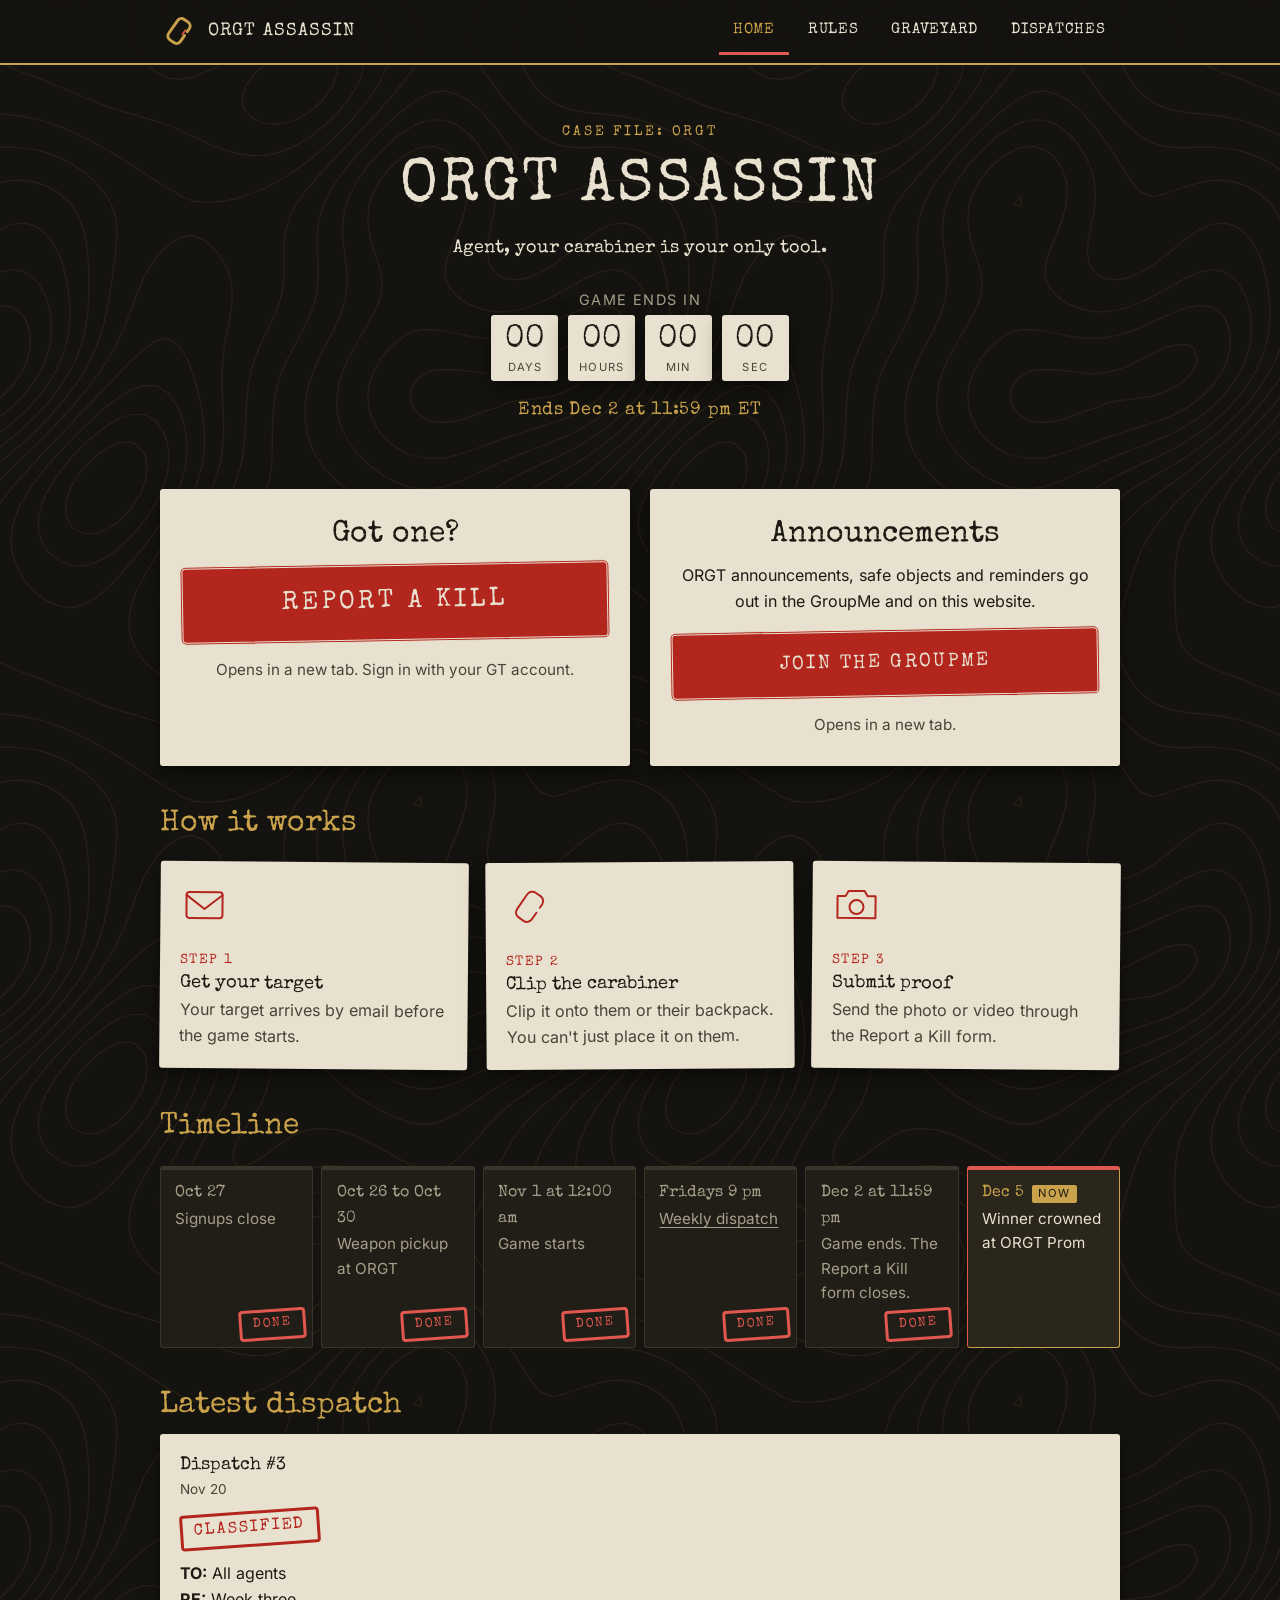
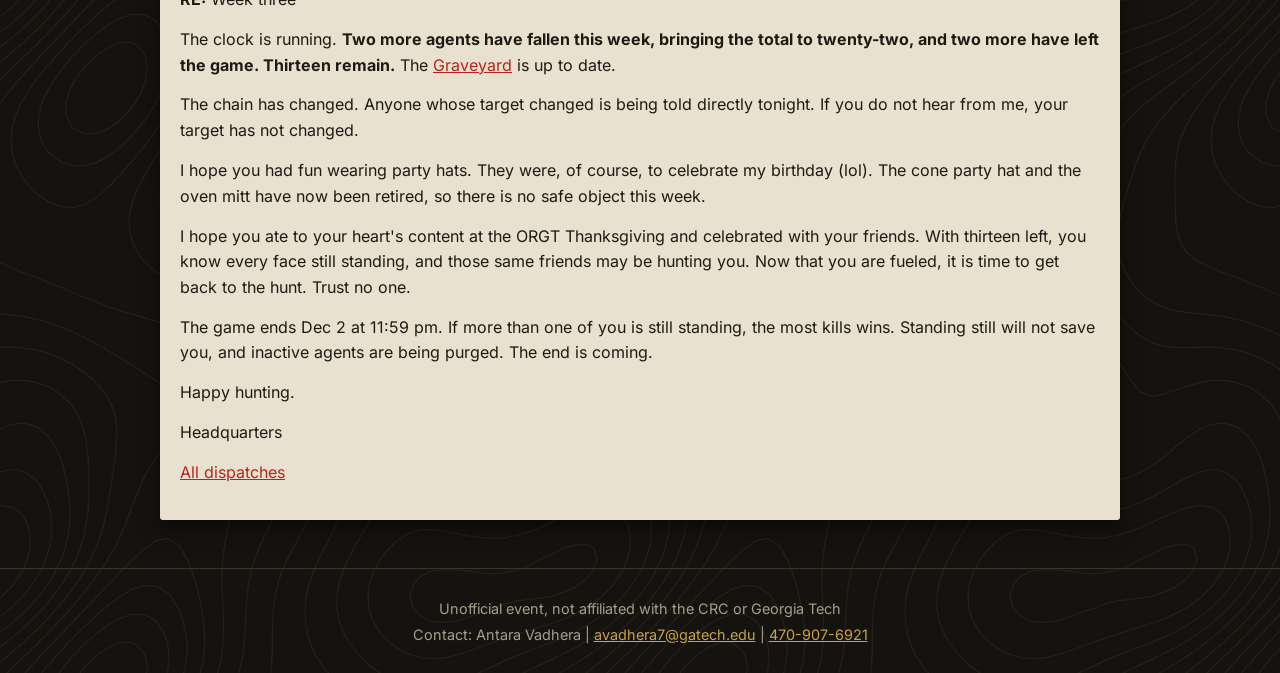
<file: index.html>
<!doctype html>
<html lang="en">
<head>
  <meta charset="utf-8">
  <meta name="viewport" content="width=device-width, initial-scale=1">
  <meta name="robots" content="noindex, nofollow">
  <meta name="description" content="ORGT Assassin: a month-long campus game for ORGTeers.">
  <meta name="theme-color" content="#15130f">
  <title>ORGT Assassin</title>
  <link rel="icon" type="image/svg+xml" href="assets/logo.svg">
  <link rel="preload" href="assets/fonts/special-elite-latin.woff2" as="font" type="font/woff2" crossorigin>
  <link rel="stylesheet" href="css/theme.css">
  <link rel="stylesheet" href="css/style.css">
</head>
<body>
<main id="main">
  <section class="hero">
    <p class="eyebrow">Case file: ORGT</p>
    <h1>ORGT Assassin</h1>
    <p class="tagline">Agent, your carabiner is your only tool.</p>
    <div id="countdown" class="countdown" role="timer"></div>
  </section>

  <section class="block action-row" aria-label="Sign up and announcements">
    <div id="action" class="card card--flat action"></div>
    <div id="groupme" class="card card--flat action"></div>
  </section>

  <section class="block" aria-labelledby="how-h">
    <h2 id="how-h">How it works</h2>
    <ol class="steps">
      <li class="card">
        <svg viewBox="0 0 48 48" aria-hidden="true"><rect x="6" y="11" width="36" height="26" rx="3"/><path d="M6 14l18 14 18-14"/></svg>
        <div><span class="step-num">Step 1</span><h3>Get your target</h3><p>Your target arrives by email before the game starts.</p></div>
      </li>
      <li class="card">
        <svg viewBox="0 0 48 48" aria-hidden="true"><g transform="rotate(35 24 24)"><path d="M33 19v-4a6 6 0 0 0-6-6h-6a6 6 0 0 0-6 6v18a6 6 0 0 0 6 6h6a6 6 0 0 0 6-6v-8"/></g></svg>
        <div><span class="step-num">Step 2</span><h3>Clip the carabiner</h3><p>Clip it onto them or their backpack. You can't just place it on them.</p></div>
      </li>
      <li class="card">
        <svg viewBox="0 0 48 48" aria-hidden="true"><path d="M5 15h8l3-5h16l3 5h8v22H5z"/><circle cx="24" cy="26" r="7"/></svg>
        <div><span class="step-num">Step 3</span><h3>Submit proof</h3><p>Send the photo or video through the Report a Kill form.</p></div>
      </li>
    </ol>
  </section>

  <section class="block" aria-labelledby="time-h">
    <h2 id="time-h">Timeline</h2>
    <ol id="timeline" class="timeline"></ol>
  </section>

  <section class="block" aria-labelledby="latest-h">
    <h2 id="latest-h">Latest dispatch</h2>
    <div id="teaser" class="card card--flat teaser"></div>
  </section>
  <noscript><div class="card card--flat"><p>This page needs JavaScript to load its content.</p></div></noscript>
</main>

<script src="config.js"></script>
<script src="js/common.js"></script>
<script src="js/home.js"></script>
</body>
</html>
</file>
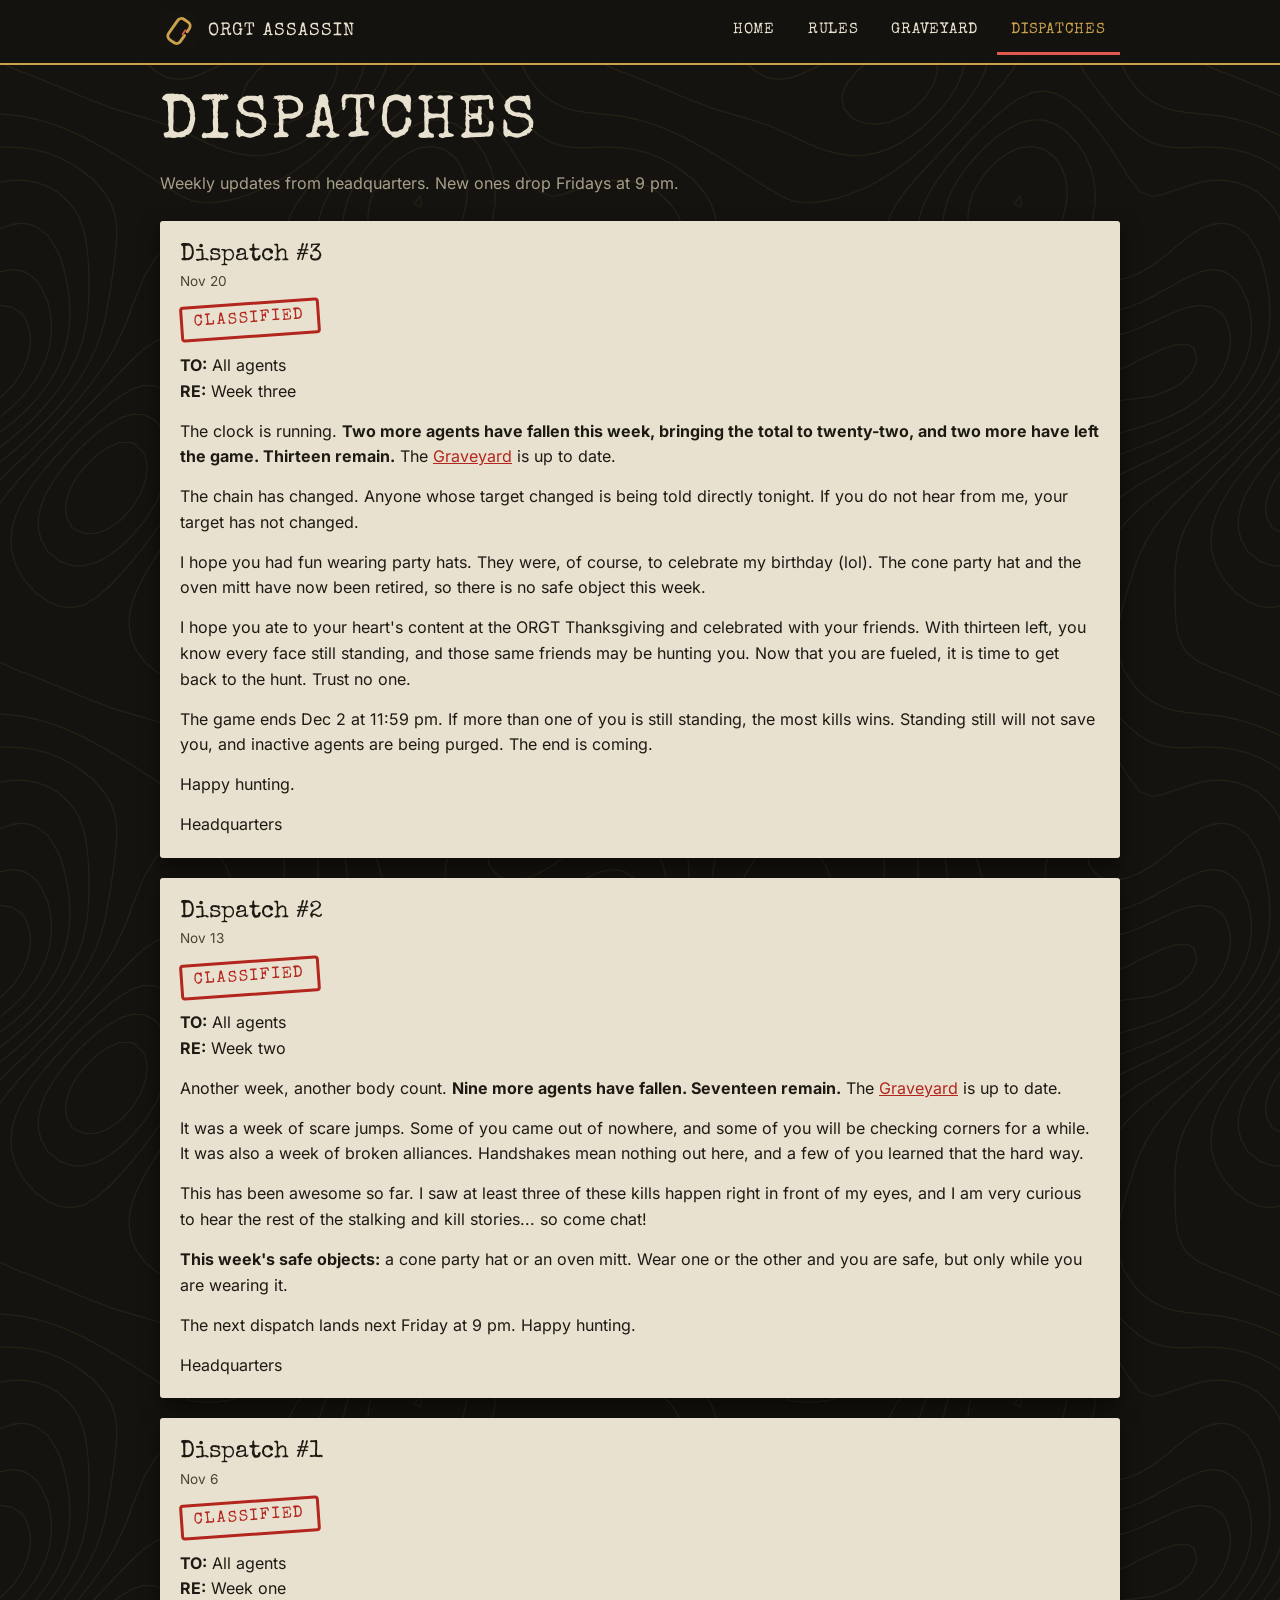
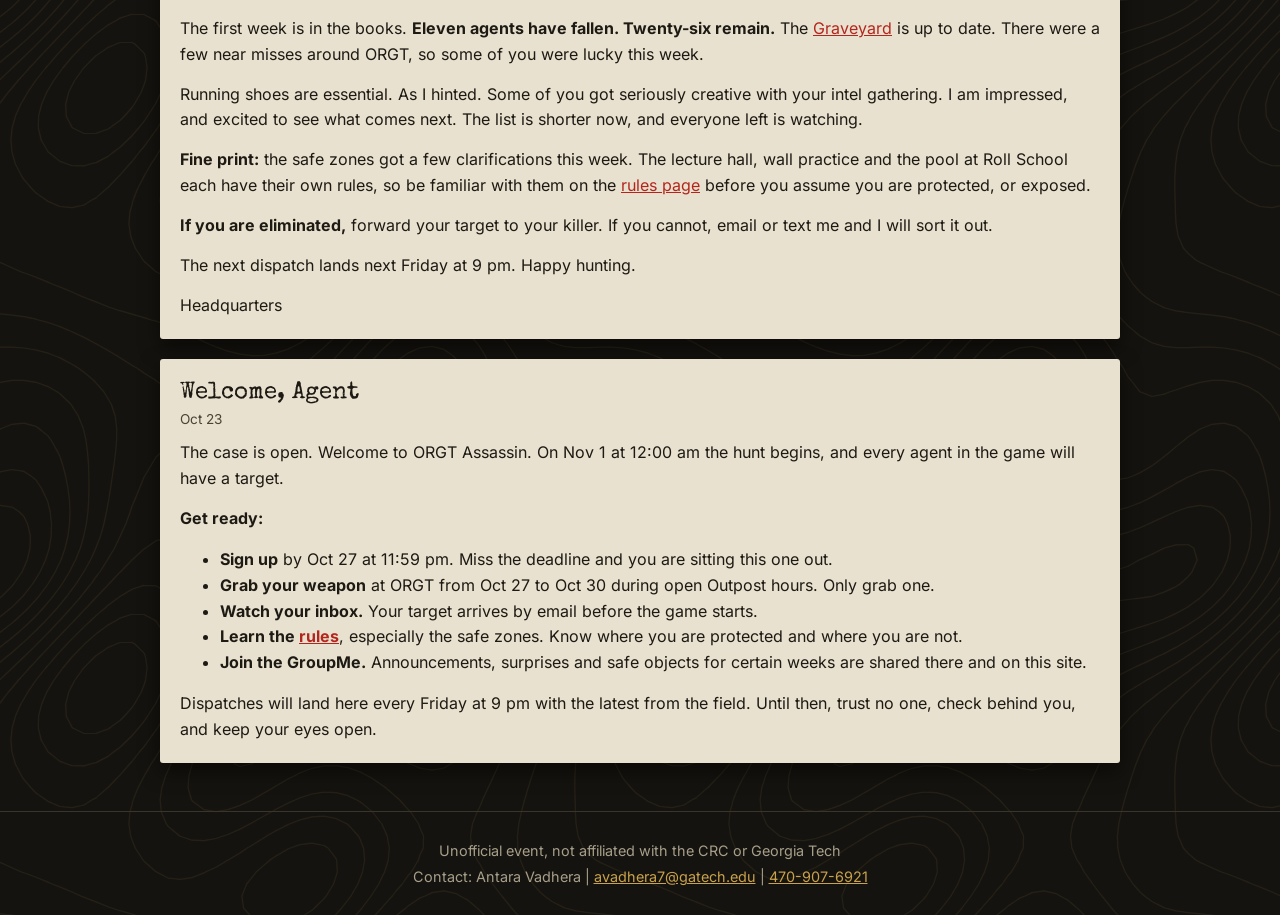
<file: dispatches.html>
<!doctype html>
<html lang="en">
<head>
  <meta charset="utf-8">
  <meta name="viewport" content="width=device-width, initial-scale=1">
  <meta name="robots" content="noindex, nofollow">
  <meta name="description" content="ORGT Assassin: a month-long campus game for ORGTeers.">
  <meta name="theme-color" content="#15130f">
  <title>Dispatches - ORGT Assassin</title>
  <link rel="icon" type="image/svg+xml" href="assets/logo.svg">
  <link rel="preload" href="assets/fonts/special-elite-latin.woff2" as="font" type="font/woff2" crossorigin>
  <link rel="stylesheet" href="css/theme.css">
  <link rel="stylesheet" href="css/style.css">
</head>
<body>
<main id="main">
  <div class="page-title">
    <h1>Dispatches</h1>
    <p>Weekly updates from headquarters. New ones drop Fridays at 9 pm.</p>
  </div>
  <div id="dispatches" class="dispatch-list"></div>
  <noscript><div class="card card--flat"><p>This page needs JavaScript to load its content.</p></div></noscript>
</main>

<script src="config.js"></script>
<script src="js/common.js"></script>
<script src="js/dispatches.js"></script>
</body>
</html>
</file>
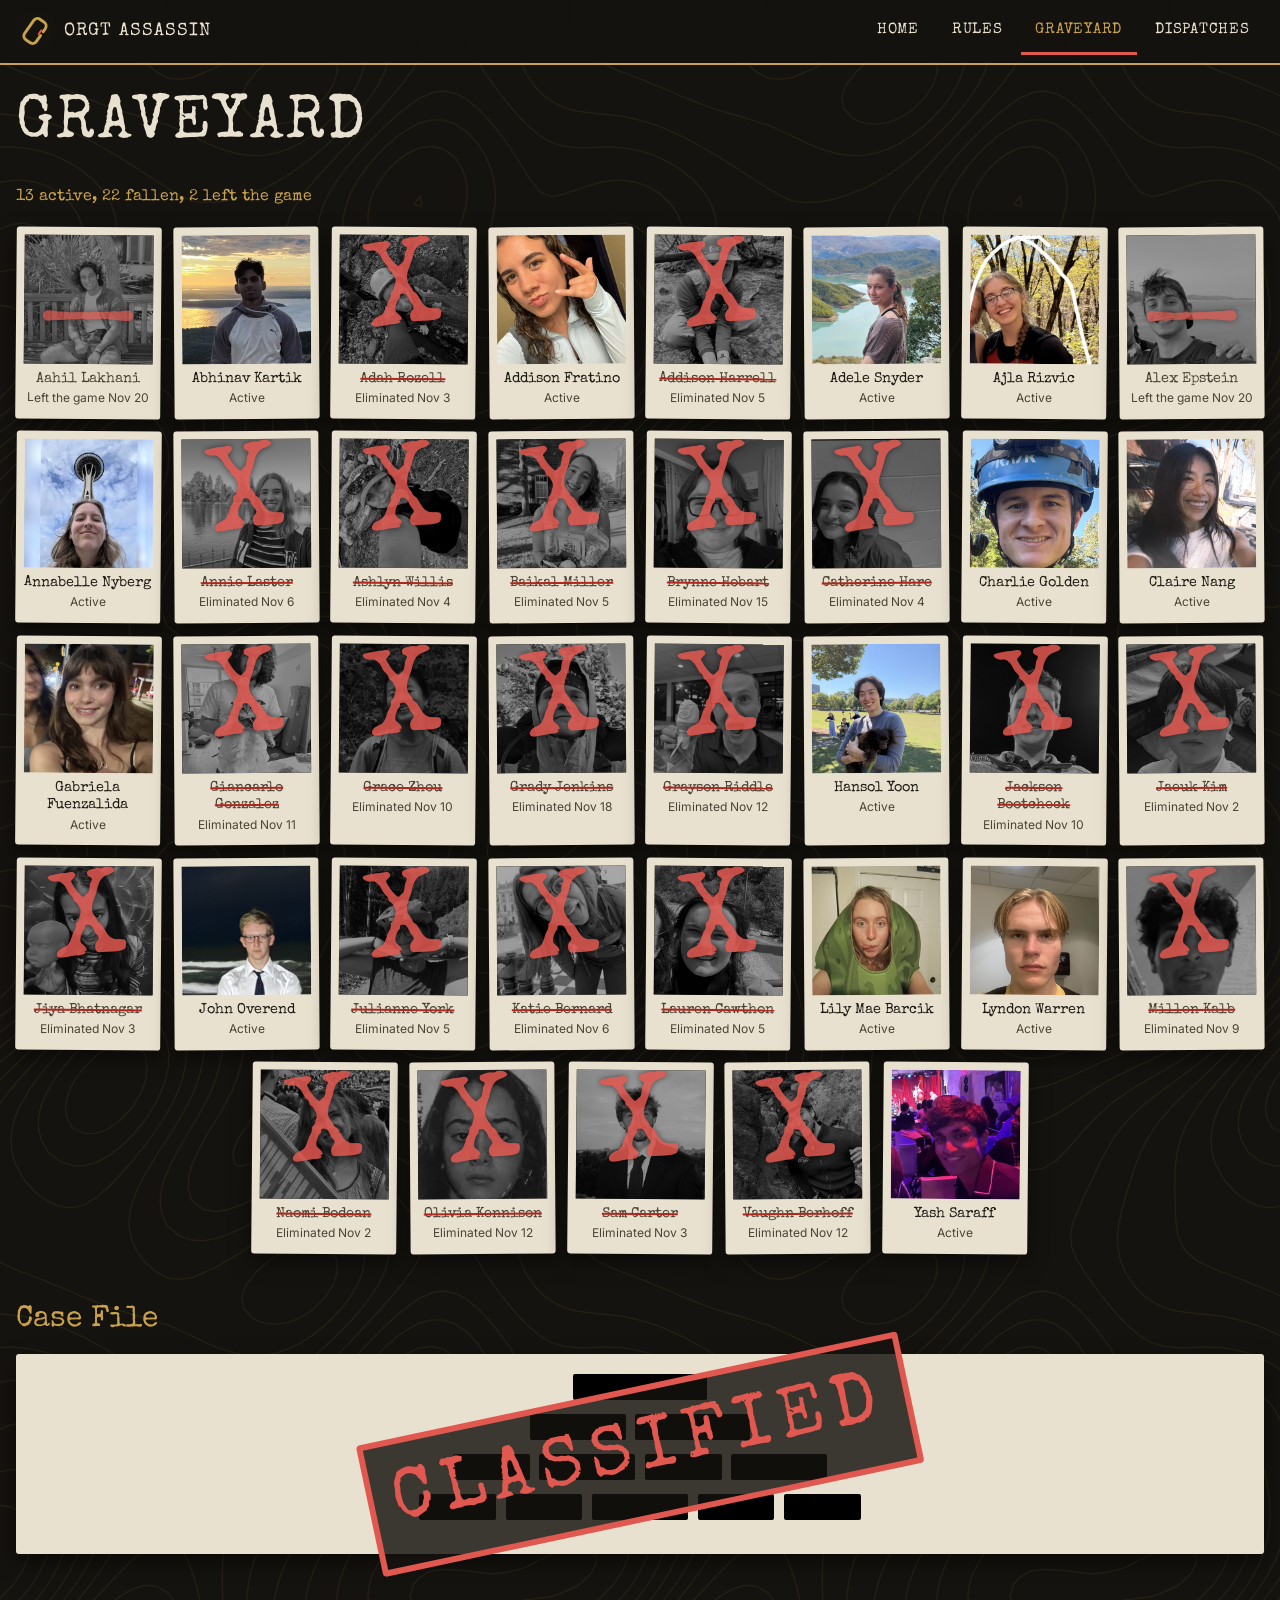
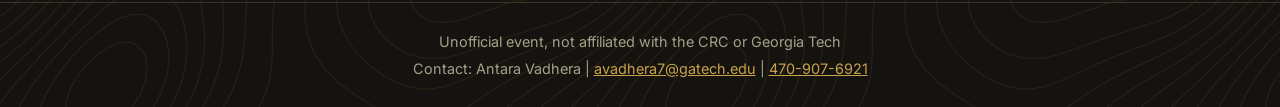
<file: graveyard.html>
<!doctype html>
<html lang="en">
<head>
  <meta charset="utf-8">
  <meta name="viewport" content="width=device-width, initial-scale=1">
  <meta name="robots" content="noindex, nofollow">
  <meta name="description" content="ORGT Assassin: a month-long campus game for ORGTeers.">
  <meta name="theme-color" content="#15130f">
  <title>Graveyard - ORGT Assassin</title>
  <link rel="icon" type="image/svg+xml" href="assets/logo.svg">
  <link rel="preload" href="assets/fonts/special-elite-latin.woff2" as="font" type="font/woff2" crossorigin>
  <link rel="stylesheet" href="css/theme.css">
  <link rel="stylesheet" href="css/style.css">
</head>
<body class="wide">
<main id="main">
  <div class="page-title">
    <h1>Graveyard</h1>
  </div>
  <p id="fallen-count" class="fallen-count"></p>
  <ul id="tombs" class="tombs"></ul>

  <section class="casefile" aria-labelledby="case-h">
    <div class="head">
      <h2 id="case-h">Case File</h2>
    </div>
    <div id="casefile-body" class="casefile-body"></div>
  </section>
  <noscript><div class="card card--flat"><p>This page needs JavaScript to load its content.</p></div></noscript>
</main>

<script src="config.js"></script>
<script src="js/common.js"></script>
<script src="js/graveyard.js"></script>
</body>
</html>
</file>
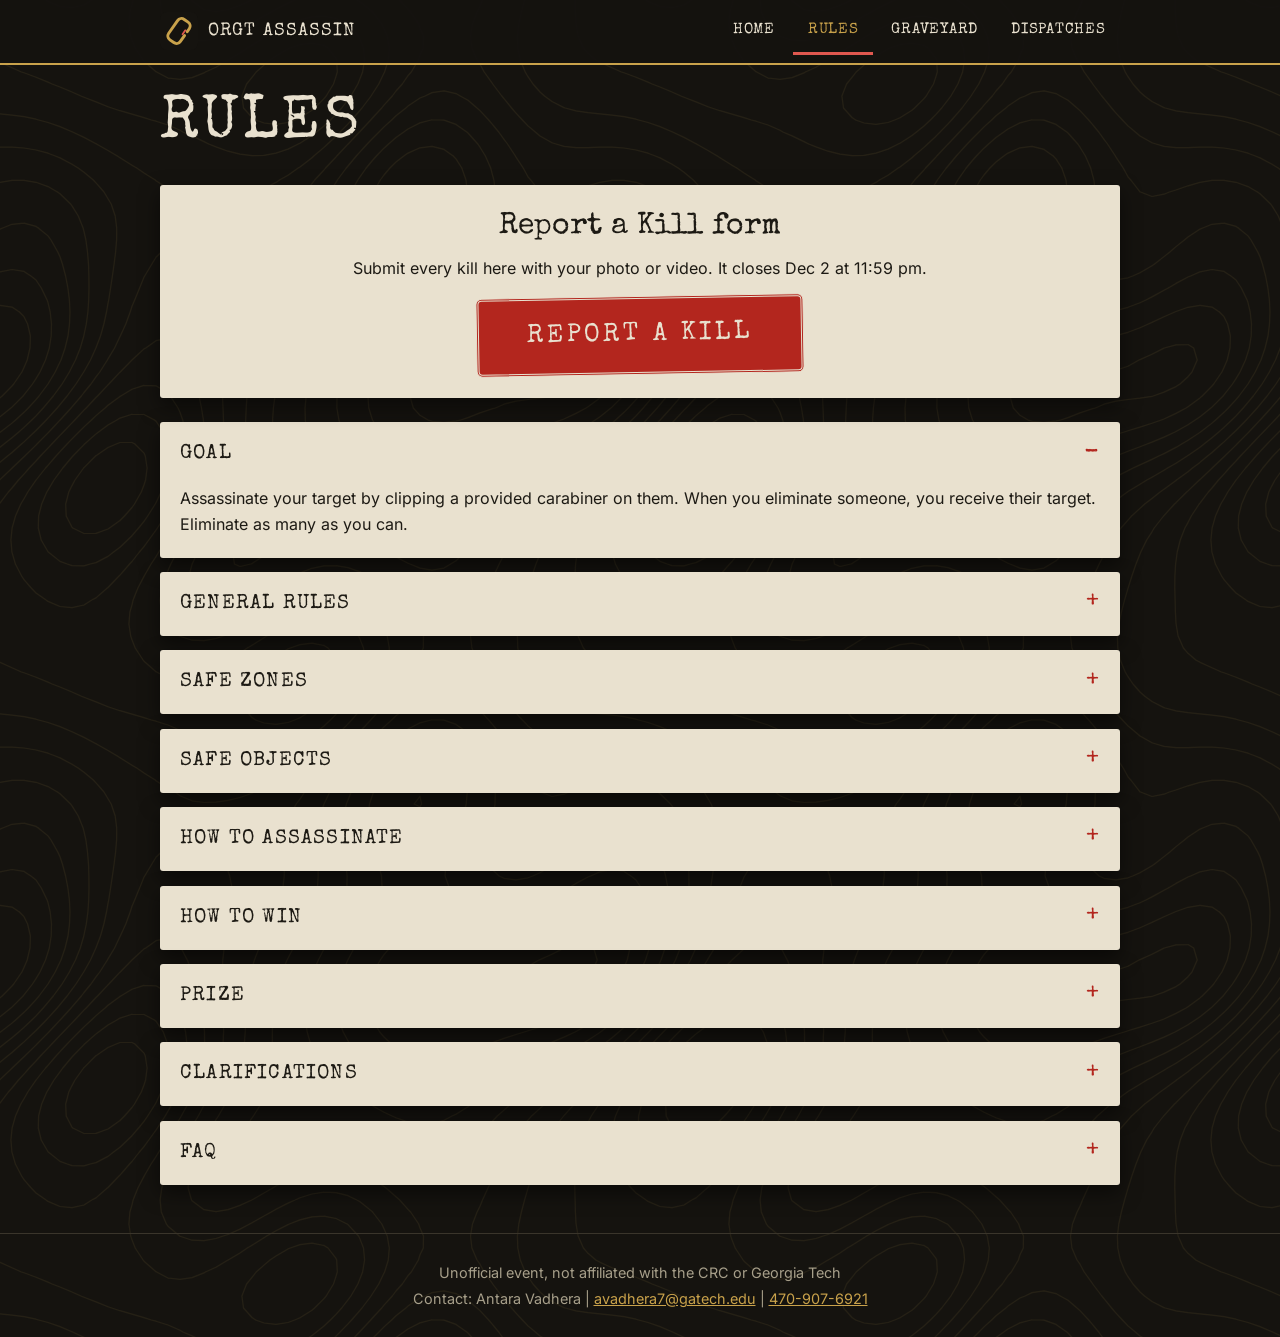
<file: rules.html>
<!doctype html>
<html lang="en">
<head>
  <meta charset="utf-8">
  <meta name="viewport" content="width=device-width, initial-scale=1">
  <meta name="robots" content="noindex, nofollow">
  <meta name="description" content="ORGT Assassin: a month-long campus game for ORGTeers.">
  <meta name="theme-color" content="#15130f">
  <title>Rules - ORGT Assassin</title>
  <link rel="icon" type="image/svg+xml" href="assets/logo.svg">
  <link rel="preload" href="assets/fonts/special-elite-latin.woff2" as="font" type="font/woff2" crossorigin>
  <link rel="stylesheet" href="css/theme.css">
  <link rel="stylesheet" href="css/style.css">
</head>
<body>
<main id="main">
  <div class="page-title">
    <h1>Rules</h1>
  </div>
  <div id="report" class="card card--flat report-callout"></div>
  <div id="rules" class="accordion"></div>
  <noscript><div class="card card--flat"><p>This page needs JavaScript to load its content.</p></div></noscript>
</main>

<script src="config.js"></script>
<script src="js/common.js"></script>
<script src="js/rules.js"></script>
</body>
</html>
</file>
<file: css/theme.css>
/* Theme: noir case file with an outdoors twist.
   Everything that defines the look lives here. Swap this file to re-theme the site. */

@font-face {
  font-family: "Special Elite";
  font-style: normal;
  font-weight: 400;
  font-display: swap;
  src: url("../assets/fonts/special-elite-latin.woff2") format("woff2");
}
@font-face {
  font-family: "Inter";
  font-style: normal;
  font-weight: 400 700;
  font-display: swap;
  src: url("../assets/fonts/inter-latin.woff2") format("woff2");
}

:root {
  /* Palette */
  --bg: #15130f;
  --paper: #e9e1cf;
  --ink: #1d1a14;
  --stamp-red: #b3261e;
  --accent: #c9a24b;
  --stamp-red-light: #e0584f;  /* red that reads on the dark background */
  --muted: #a79f8a;            /* secondary text on the dark background */
  --ink-soft: #4a4336;         /* secondary text on paper */
  --panel: #211e18;            /* dark raised panels */
  --panel-edge: #3a352b;
  --header-bg: rgba(21, 19, 15, 0.94);

  /* Type */
  --font-heading: "Special Elite", "Courier New", Courier, monospace;
  --font-body: "Inter", system-ui, -apple-system, "Segoe UI", Roboto, sans-serif;

  /* Components */
  --card-rotate: 0.5deg;
  --card-shadow: 0 8px 20px rgba(0, 0, 0, 0.5);
  --radius: 3px;
  --stamp-rotate: -4deg;

  /* Background: topographic contour lines, tiled */
  --bg-pattern: url("../assets/contours.svg");
  --bg-pattern-size: 600px;
}
</file>
<file: css/style.css>
/* Layout and components. Colors, fonts and rotations come from theme.css. */

*, *::before, *::after { box-sizing: border-box; }

html { -webkit-text-size-adjust: 100%; scroll-padding-top: 5rem; }

body {
  margin: 0;
  min-height: 100vh;
  display: flex;
  flex-direction: column;
  background: var(--bg) var(--bg-pattern);
  background-size: var(--bg-pattern-size);
  color: var(--paper);
  font-family: var(--font-body);
  font-size: 1rem;
  line-height: 1.6;
}

main { flex: 1; width: 100%; max-width: 62rem; margin: 0 auto; padding: 1.5rem 1rem 3rem; }

h1, h2, h3 { font-family: var(--font-heading); font-weight: 400; line-height: 1.2; margin: 0 0 0.6rem; }
h1 { font-size: clamp(2.2rem, 9vw, 3.8rem); letter-spacing: 0.04em; text-transform: uppercase; }
h2 { font-size: clamp(1.4rem, 5vw, 1.9rem); }
h3 { font-size: 1.15rem; }
p { margin: 0 0 0.9rem; }
a { color: var(--accent); }
img, svg { max-width: 100%; }

:focus-visible { outline: 3px solid var(--accent); outline-offset: 3px; }

.sr-only {
  position: absolute; width: 1px; height: 1px; margin: -1px; padding: 0;
  overflow: hidden; clip: rect(0 0 0 0); white-space: nowrap; border: 0;
}
.skip-link { position: absolute; left: 0.5rem; top: -4rem; background: var(--accent); color: var(--ink); padding: 0.5rem 1rem; z-index: 100; }
.skip-link:focus { top: 0.5rem; }

/* ---------- Header ---------- */
.site-header {
  position: sticky; top: 0; z-index: 50;
  background: var(--header-bg);
  border-bottom: 2px solid var(--accent);
}
.header-inner {
  max-width: 62rem; margin: 0 auto; padding: 0.5rem 1rem;
  display: flex; align-items: center; justify-content: space-between; gap: 1rem;
}
.logo { display: flex; align-items: center; gap: 0.6rem; color: var(--paper); text-decoration: none; font-family: var(--font-heading); font-size: 1.15rem; letter-spacing: 0.06em; text-transform: uppercase; }
.logo img { width: 2.4rem; height: 2.4rem; display: block; }

.nav-toggle {
  display: none;
  background: none; color: var(--paper); border: 2px solid var(--accent); border-radius: var(--radius);
  width: 2.75rem; height: 2.75rem; padding: 0; cursor: pointer;
}
.nav-toggle .bars, .nav-toggle .bars::before, .nav-toggle .bars::after {
  display: block; width: 1.3rem; height: 2px; background: currentColor; margin: 0 auto; position: relative;
}
.nav-toggle .bars::before, .nav-toggle .bars::after { content: ""; position: absolute; left: 0; }
.nav-toggle .bars::before { top: -7px; }
.nav-toggle .bars::after { top: 7px; }

.site-nav ul { list-style: none; display: flex; gap: 0.25rem; margin: 0; padding: 0; }
.site-nav a {
  display: block; padding: 0.6rem 0.9rem; color: var(--paper); text-decoration: none;
  font-family: var(--font-heading); letter-spacing: 0.05em; text-transform: uppercase; font-size: 0.95rem;
  border-bottom: 3px solid transparent;
}
.site-nav a:hover { color: var(--accent); }
.site-nav a[aria-current="page"] { color: var(--accent); border-bottom-color: var(--stamp-red-light); }

@media (max-width: 699px) {
  .nav-toggle { display: block; }
  .site-nav { display: none; position: absolute; left: 0; right: 0; top: 100%; background: var(--bg); border-bottom: 2px solid var(--accent); }
  .site-nav.open { display: block; }
  .site-nav ul { flex-direction: column; gap: 0; padding: 0.5rem 1rem 1rem; }
  .site-nav a { padding: 0.9rem 0.5rem; border-bottom: 1px solid var(--panel-edge); }
  .site-nav a[aria-current="page"] { border-bottom-color: var(--stamp-red-light); }
}

/* ---------- Footer ---------- */
.site-footer { border-top: 1px solid var(--panel-edge); padding: 1.5rem 1rem; text-align: center; color: var(--muted); font-size: 0.9rem; }
.site-footer p { margin: 0.2rem 0; }

/* ---------- Components ---------- */
.card {
  background: var(--paper); color: var(--ink);
  border-radius: var(--radius);
  padding: 1.25rem;
  box-shadow: var(--card-shadow);
  transform: rotate(var(--card-rotate));
  position: relative;
}
.card:nth-child(even) { transform: rotate(calc(var(--card-rotate) * -0.8)); }
.card a { color: var(--stamp-red); }
.card--flat, .card--flat:nth-child(even) { transform: none; }

.stamp {
  display: inline-block;
  border: 3px solid var(--stamp-red); color: var(--stamp-red);
  padding: 0.15rem 0.7rem;
  font-family: var(--font-heading); text-transform: uppercase; letter-spacing: 0.12em;
  transform: rotate(var(--stamp-rotate));
  border-radius: 4px;
}
.stamp--dark { border-color: var(--stamp-red-light); color: var(--stamp-red-light); }

.redacted {
  background: #000; color: transparent;
  user-select: none; -webkit-user-select: none;
  border-radius: 2px; padding: 0 0.3em;
  display: inline-block;
}

.page-title { margin-bottom: 1.5rem; }
.page-title p { color: var(--muted); max-width: 40rem; }

.btn {
  display: block; width: 100%;
  background: var(--stamp-red); color: var(--paper);
  border: 3px double var(--paper); border-radius: 6px;
  padding: 1rem 1.25rem;
  font-family: var(--font-heading); font-size: 1.6rem; text-transform: uppercase; letter-spacing: 0.12em;
  text-align: center; text-decoration: none; cursor: pointer;
  transform: rotate(-1deg);
}
.btn--small { font-size: 1.2rem; padding: 0.75rem 1.25rem; }
@media (min-width: 700px) { .btn--small { padding: 0.75rem 2.25rem; } }
.card a.btn { color: var(--paper); }
.btn:hover { background: #c4302a; }
.btn[disabled] { background: var(--ink-soft); cursor: not-allowed; }
.btn[disabled]:hover { background: var(--ink-soft); }
@media (min-width: 700px) { .btn { width: auto; display: inline-block; padding: 1rem 3rem; } }

/* ---------- Home ---------- */
.hero { text-align: center; padding: 2rem 0 1.5rem; }
.hero .eyebrow { color: var(--accent); font-family: var(--font-heading); letter-spacing: 0.2em; text-transform: uppercase; font-size: 0.9rem; margin-bottom: 0.5rem; }
.hero .tagline { font-family: var(--font-heading); font-size: 1.15rem; color: var(--paper); max-width: 32rem; margin: 0.5rem auto 1.5rem; }
.countdown { display: flex; justify-content: center; gap: 0.6rem; margin-top: 0.3rem; }
.countdown-label { color: var(--muted); font-size: 0.9rem; text-transform: uppercase; letter-spacing: 0.1em; margin: 1rem 0 0; }
.countdown-when { color: var(--accent); font-family: var(--font-heading); font-size: 1.15rem; letter-spacing: 0.04em; margin: 0.9rem 0 0; }
.countdown .unit { background: var(--paper); color: var(--ink); border-radius: var(--radius); padding: 0.5rem 0.4rem 0.3rem; min-width: 4.2rem; box-shadow: var(--card-shadow); }
.countdown .num { display: block; font-family: var(--font-heading); font-size: 2rem; line-height: 1.1; font-variant-numeric: tabular-nums; }
.countdown .lbl { display: block; font-size: 0.7rem; text-transform: uppercase; letter-spacing: 0.1em; color: var(--ink-soft); }
.game-over { margin-top: 1rem; font-size: 1.6rem; }

section.block { margin-top: 2.5rem; }
section.block > h2 { color: var(--accent); }

.steps { list-style: none; padding: 0; margin: 1.25rem 0 0; display: grid; gap: 1.1rem; }
@media (min-width: 700px) { .steps { grid-template-columns: repeat(3, 1fr); } }
.steps .card { display: flex; gap: 1rem; align-items: flex-start; }
@media (min-width: 700px) { .steps .card { flex-direction: column; } }
.steps svg { width: 3rem; height: 3rem; flex: none; stroke: var(--stamp-red); fill: none; stroke-width: 2; stroke-linecap: round; stroke-linejoin: round; }
.steps h3 { margin-bottom: 0.2rem; }
.steps p { margin: 0; color: var(--ink-soft); }
.step-num { font-family: var(--font-heading); color: var(--stamp-red); font-size: 0.85rem; letter-spacing: 0.1em; text-transform: uppercase; }

/* Timeline */
.timeline { list-style: none; margin: 1.25rem 0 0; padding: 0; display: flex; flex-direction: column; gap: 0.75rem; }
.timeline li {
  position: relative; background: var(--panel); border: 1px solid var(--panel-edge); border-left: 4px solid var(--muted);
  border-radius: var(--radius); padding: 0.7rem 0.9rem; color: var(--paper);
}
.timeline .when { display: block; font-family: var(--font-heading); color: var(--accent); }
.timeline .what { display: block; font-size: 0.95rem; }
.timeline .what a { color: var(--accent); text-decoration: underline; text-underline-offset: 3px; }
.timeline li.done .what a { color: var(--muted); }
.timeline li.done { color: var(--muted); border-left-color: var(--panel-edge); padding-right: 5.5rem; }
.timeline li.done .when { color: var(--muted); }
.timeline li.current { border-color: var(--accent); border-left-color: var(--stamp-red-light); background: #2b261c; }
.timeline .stamp { position: absolute; right: 0.6rem; top: 50%; margin-top: -0.9rem; font-size: 0.8rem; display: none; }
.timeline li.done .stamp { display: inline-block; }
.timeline .now { display: none; font-size: 0.7rem; letter-spacing: 0.12em; text-transform: uppercase; background: var(--accent); color: var(--ink); padding: 0 0.4rem; border-radius: 2px; margin-left: 0.5rem; vertical-align: middle; font-family: var(--font-body); }
.timeline li.current .now { display: inline-block; }
@media (min-width: 900px) {
  .timeline { flex-direction: row; align-items: stretch; gap: 0.5rem; }
  .timeline li { flex: 1; border-left-width: 1px; border-top: 4px solid var(--muted); padding-bottom: 2.6rem; }
  .timeline li.done { border-top-color: var(--panel-edge); padding-right: 0.9rem; }
  .timeline li.current { border-top-color: var(--stamp-red-light); }
  .timeline .stamp { top: auto; bottom: 0.4rem; right: 0.4rem; margin-top: 0; }
}

/* Report a Kill callout on the rules page */
.report-callout { text-align: center; padding: 1.5rem 1.25rem; margin-bottom: 1.5rem; }
.report-callout h2 { color: var(--ink); }
.report-callout .note { color: var(--ink-soft); font-size: 0.95rem; margin: 1rem 0 0; }

/* Sign up and GroupMe cards: stacked on phones, side by side from 700px */
.action-row { display: grid; gap: 1.25rem; }
@media (min-width: 700px) {
  .action-row { grid-template-columns: 1fr 1fr; align-items: stretch; }
  .action-row .btn { display: block; width: 100%; padding-left: 1rem; padding-right: 1rem; }
}

/* Action card */
.action { text-align: center; padding: 1.75rem 1.25rem; }
.action h2 { color: var(--ink); }
.action .note { color: var(--ink-soft); font-size: 0.95rem; margin: 1rem 0 0; }
.action .deadline { margin: 0 0 1rem; }
.action iframe { width: 100%; height: 70vh; min-height: 480px; border: 2px solid var(--ink); background: #fff; }
.action .fallback { display: inline-block; margin-top: 0.5rem; }

/* Dispatch teaser */
.teaser h3 { margin-bottom: 0.2rem; }
.teaser .date, .dispatch .date { font-size: 0.85rem; color: var(--ink-soft); margin-bottom: 0.6rem; display: block; }
.teaser .body > :last-child { margin-bottom: 0; }

/* ---------- Rules ---------- */
.accordion { display: grid; gap: 0.9rem; }
.accordion details { background: var(--paper); color: var(--ink); border-radius: var(--radius); box-shadow: var(--card-shadow); }
.accordion summary {
  cursor: pointer; list-style: none; padding: 1rem 1.25rem;
  font-family: var(--font-heading); font-size: 1.25rem; text-transform: uppercase; letter-spacing: 0.06em;
  display: flex; justify-content: space-between; align-items: center; gap: 1rem;
}
.accordion summary::-webkit-details-marker { display: none; }
.accordion summary::after { content: "+"; color: var(--stamp-red); font-size: 1.6rem; line-height: 1; }
.accordion details[open] summary::after { content: "\2212"; }
.accordion summary:focus-visible { outline-offset: -3px; }
.accordion .body { padding: 0 1.25rem 1.25rem; }
.accordion .body > :last-child { margin-bottom: 0; }
.accordion .body ul { padding-left: 1.2rem; margin: 0 0 0.9rem; }
.accordion .body li { margin-bottom: 0.4rem; }
.accordion .body a { color: var(--stamp-red); }
.accordion .body ul.zone-grid { list-style: none; padding: 0; display: grid; gap: 0.6rem; grid-template-columns: repeat(auto-fill, minmax(13rem, 1fr)); }
.zone-grid li { background: #f6f1e4; border: 2px dashed var(--ink-soft); border-radius: var(--radius); padding: 0.7rem 0.8rem; margin: 0; font-weight: 500; }
.zone-grid li::before { content: "SAFE"; display: block; font-family: var(--font-heading); font-size: 0.72rem; letter-spacing: 0.15em; color: var(--stamp-red); }

/* ---------- Graveyard ---------- */
.fallen-count { font-family: var(--font-heading); color: var(--accent); margin-bottom: 1rem; }
.wide main, .wide .header-inner { max-width: 80rem; }
/* Flex rather than grid so a short last row stays centered. --cols is how many cards fit per row. */
.tombs { --cols: 3; --gap: 0.8rem; list-style: none; padding: 0; margin: 0; display: flex; flex-wrap: wrap; justify-content: center; gap: var(--gap); }
.tombs > li { flex: 0 0 calc((100% - (var(--cols) - 1) * var(--gap)) / var(--cols)); }
@media (min-width: 600px) { .tombs { --cols: 4; } }
@media (min-width: 900px) { .tombs { --cols: 6; } }
@media (min-width: 1100px) { .tombs { --cols: 7; } }
@media (min-width: 1250px) { .tombs { --cols: 8; } }
.tomb { padding: 0.5rem 0.5rem 0.7rem; text-align: center; }
.tomb .photo { container-type: inline-size; position: relative; aspect-ratio: 1; overflow: hidden; background: #2a261e; margin-bottom: 0.45rem; }
.tomb .photo img { width: 100%; height: 100%; object-fit: cover; display: block; }
.tomb--out .photo img { filter: grayscale(1) brightness(0.65); }
.tomb--out .name { text-decoration: line-through; text-decoration-color: var(--stamp-red); text-decoration-thickness: 2px; color: var(--ink-soft); }
.tomb .photo .x {
  position: absolute; inset: 0; display: grid; place-items: center;
  font-family: var(--font-heading); font-size: 6rem; font-size: 95cqw; line-height: 1; color: var(--stamp-red-light);
  opacity: 0.85; transform: rotate(-8deg); text-shadow: 0 0 6px rgba(0, 0, 0, 0.6);
}
.tomb--left .name { text-decoration: none; }
.tomb--left .photo .x { font-size: 4rem; font-size: 70cqw; transform: translateY(22%); opacity: 0.7; }
.tomb .name { font-family: var(--font-heading); font-size: 0.9rem; line-height: 1.2; margin: 0; }
.tomb .when { font-size: 0.75rem; color: var(--ink-soft); margin: 0; }
.tomb .sample-tag { display: block; margin-top: 0.4rem; font-size: 0.7rem; font-weight: 700; letter-spacing: 0.1em; color: var(--stamp-red); }
.empty-state { text-align: center; padding: 2rem 1rem; }
.empty-state p { margin: 0; font-family: var(--font-heading); font-size: 1.3rem; }

.casefile { margin-top: 3rem; }
.casefile .head { display: flex; align-items: center; justify-content: space-between; gap: 1rem; flex-wrap: wrap; margin-bottom: 1rem; }
.casefile h2 { color: var(--accent); margin: 0; }
.casefile-body { position: relative; }
.stamp--big {
  position: absolute; top: 50%; left: 50%;
  transform: translate(-50%, -50%) rotate(-12deg);
  font-size: clamp(2.2rem, 11vw, 4.5rem); padding: 0.2rem 1.2rem; border-width: 6px;
  background: rgba(21, 19, 15, 0.82); white-space: nowrap; pointer-events: none;
}
.chain-mock { padding: 1.25rem; }
.chain-mock .row { display: flex; justify-content: center; gap: 0.6rem; margin-bottom: 0.9rem; flex-wrap: wrap; }
.chain-mock .node { background: #000; height: 1.6rem; border-radius: 2px; }
.chain-mock .caption { margin: 1rem 0 0; text-align: center; font-family: var(--font-heading); font-size: 1.1rem; }

/* ---------- Dispatches ---------- */
.dispatch-list { display: grid; gap: 1.25rem; }
.dispatch h2 { color: var(--ink); font-size: 1.5rem; margin-bottom: 0.1rem; }
.dispatch .body > :last-child { margin-bottom: 0; }
.sample-tag { color: var(--stamp-red); font-weight: 700; font-size: 0.75rem; letter-spacing: 0.1em; }

@media (prefers-reduced-motion: reduce) {
  *, *::before, *::after { animation: none !important; transition: none !important; scroll-behavior: auto !important; }
}
</file>
